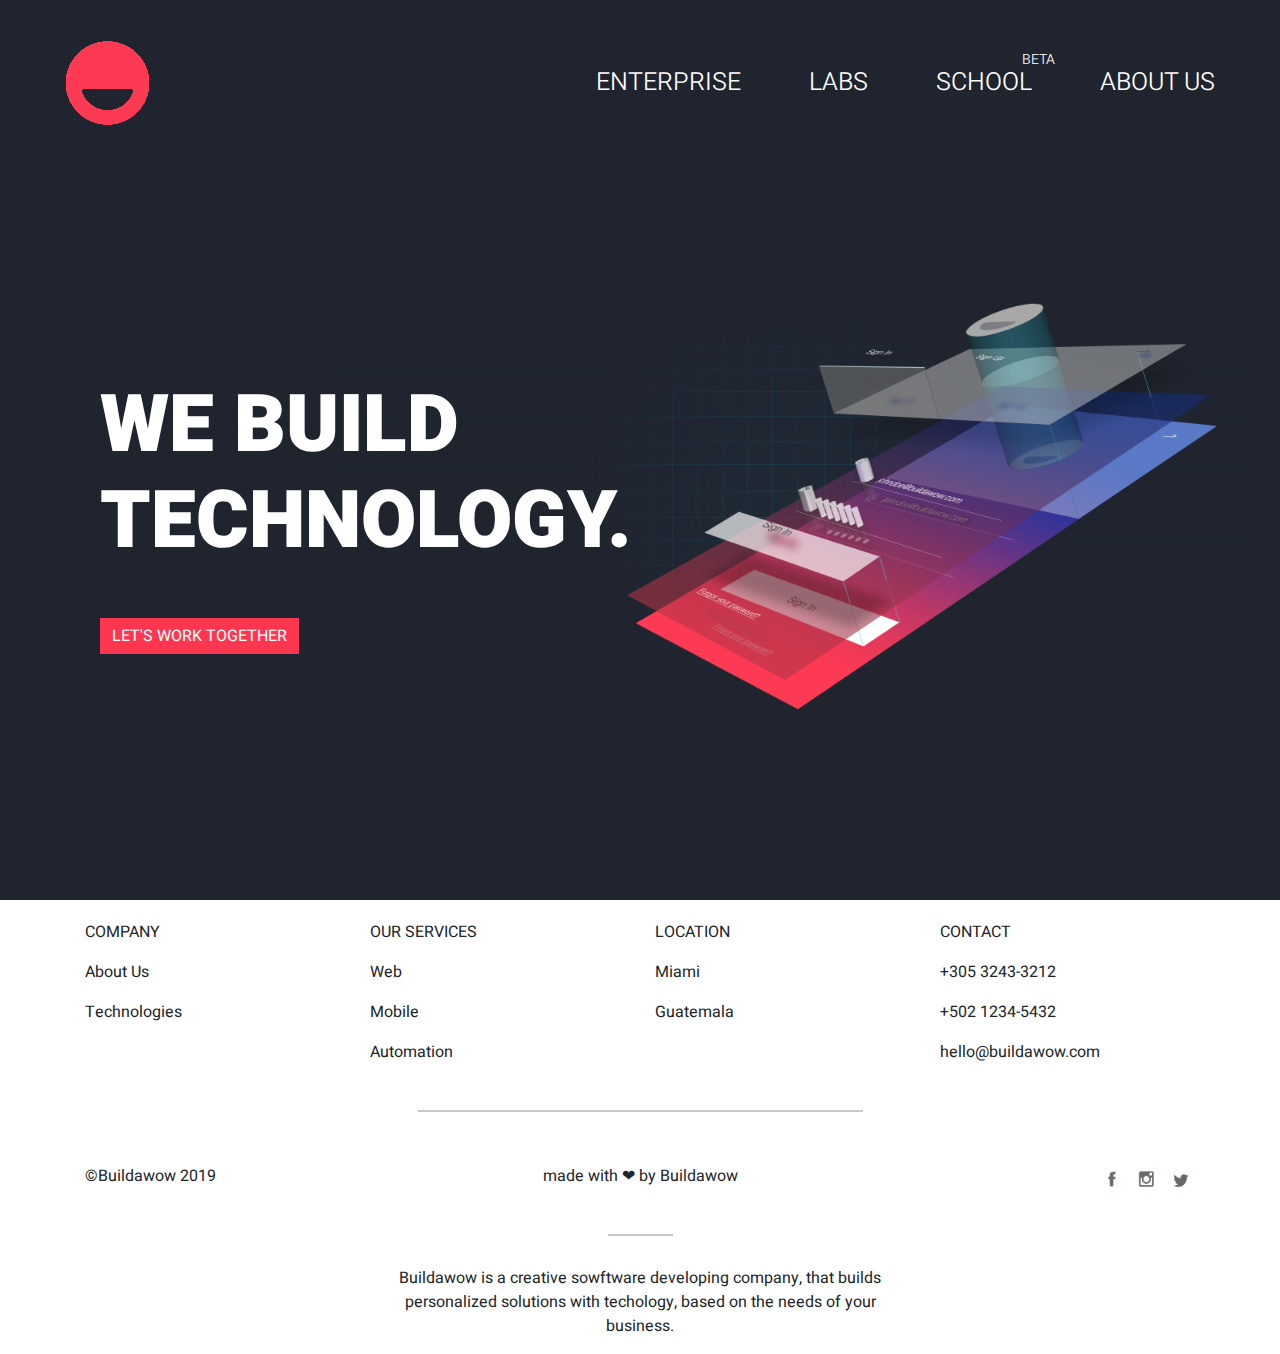
<file: index.html>
<!doctype html>
<html lang="en">
  <head>
    <meta charset="utf-8">
    <meta name="viewport" content="width=device-width, initial-scale=1, shrink-to-fit=no">

    <!-- Bootstrap CSS -->
    <link rel="stylesheet" href="https://stackpath.bootstrapcdn.com/bootstrap/4.3.1/css/bootstrap.min.css" integrity="sha384-ggOyR0iXCbMQv3Xipma34MD+dH/1fQ784/j6cY/iJTQUOhcWr7x9JvoRxT2MZw1T" crossorigin="anonymous">

    <!-- Quicksand font ------->
    <link href="https://fonts.googleapis.com/css?family=Heebo:300,700,900" rel="stylesheet">
    <!-- Styles----------->
    <link rel="stylesheet" href="css/styles.css" type="text/css" />
    <title>Buildawow</title>
    
    
  </head>
  <body>
        
        <div class="container-fluid main-container">
        
        <!-- NAVBAR
        ------------------------------------------------------------>
            
            <nav class="navbar">
      
                <a class="navbar-brand" href="#">
                    <img class="brand-logo" src="images/logo.png" >    
                </a>
                      
                <ul class="nav justify-content-end">
                    <li class="nav-item">
                      <a class="nav-link" href="enterprise/enterprise.html">ENTERPRISE</a>
                    </li>
                    <li class="nav-item">
                      <a class="nav-link" href="labs/labs.html">LABS</a>
                    </li>
                    <li class="nav-item">
                      <a class="nav-link" href="">SCHOOL<span class="beta-tag">BETA</span></a>
                    </li>
                    <li class="nav-item">
                      <a class="nav-link" href="aboutus/aboutus.html">ABOUT US</a>
                    </li>
                </ul>
                      
            </nav>
            
            <!--Main Content------------------------------->
        
            <div class="container container-content">    
            
                <!--Background image
                -------------------------------------------------->
                
                
                <div class="background-image-container">
                    <img class="background-image" src="images/home.png">
                </div>
                
                
                <!-- Main Text
                ------------------------------------------------>
                
                
                <div class="container">
                
                    <div class="row">
                        <div class="col-5 main-text">
                            <h1>WE BUILD TECHNOLOGY.</h1>
                        </div>
                    </div>
                
                    <div class="row">
                        <div class="col">
                             <button type="button" class="btn btn-worktogether">LET'S WORK TOGETHER</button>
                        </div>
                    </div>
                
                </div>
    
            </div>    
            
        </div>
        
        
    <!--Footer Buildawow.com (Bootstrap)
    -------------------------------------------->
    <div class="container-fluid footer-background">
        <div class="container footer-container">
          
          <div class="row justify-content-around">
            <div class="col-3">
              <p class="text-footer-top bold-text">COMPANY</p>
              <p>About Us</p>
              <p>Technologies</p>
            </div>
            <div class="col-3">
              <p class="text-footer-top bold-text">OUR SERVICES</p>
              <p>Web</p>
              <p>Mobile</p>
              <p>Automation</p>
            </div>
            <div class="col-3">
              <p class="text-footer-top bold-text">LOCATION</p>
              <p>Miami</p>
              <p>Guatemala</p>
            </div>
            <div class="col-3">
              <p class="text-footer-top bold-text">CONTACT</p>
              <p>+305 3243-3212</p>
              <p>+502 1234-5432</p>
              <a>hello@buildawow.com</a>
            </div>
          </div>
          
          <div class="row justify-content-center">
            <div class="col-5 underline-first-footer">
              <hr>
            </div>
          </div>
          
          <div class="row">
            <div class="col">
              <p>©Buildawow 2019</p>
            </div>
            <div class="col centered">
              <p>made with &#10084; by Buildawow</p>
            </div>
            <div class="col social-footer">
              <a href="">
                <img src="images/fb-icon.png" class="social-icon-footer">
              </a>
              <a href="">
                <img src="images/ig-icon.png" class="social-icon-footer">
              </a>
              <a href="">
                <img src="images/tw-icon.png" class="social-icon-footer">
              </a>
            </div>
          </div>
          
          <div class="row justify-content-center">
            <div class="col-1 underline-second-footer">
              <hr>
            </div>
          </div>
          
          
          <div class="row justify-content-center">
            <div class="col-6 text-footer">
              <p>Buildawow is a creative sowftware developing company, that builds
              personalized solutions with techology, based on the needs of your business.</p>
            </div>
          </div>
        </div>
    </div>    
    <!-- Optional JavaScript -->
    <!-- jQuery first, then Popper.js, then Bootstrap JS -->
    <script src="https://code.jquery.com/jquery-3.3.1.slim.min.js" integrity="sha384-q8i/X+965DzO0rT7abK41JStQIAqVgRVzpbzo5smXKp4YfRvH+8abtTE1Pi6jizo" crossorigin="anonymous"></script>
    <script src="https://cdnjs.cloudflare.com/ajax/libs/popper.js/1.14.7/umd/popper.min.js" integrity="sha384-UO2eT0CpHqdSJQ6hJty5KVphtPhzWj9WO1clHTMGa3JDZwrnQq4sF86dIHNDz0W1" crossorigin="anonymous"></script>
    <script src="https://stackpath.bootstrapcdn.com/bootstrap/4.3.1/js/bootstrap.min.js" integrity="sha384-JjSmVgyd0p3pXB1rRibZUAYoIIy6OrQ6VrjIEaFf/nJGzIxFDsf4x0xIM+B07jRM" crossorigin="anonymous"></script>
  </body>
</html>
</file>
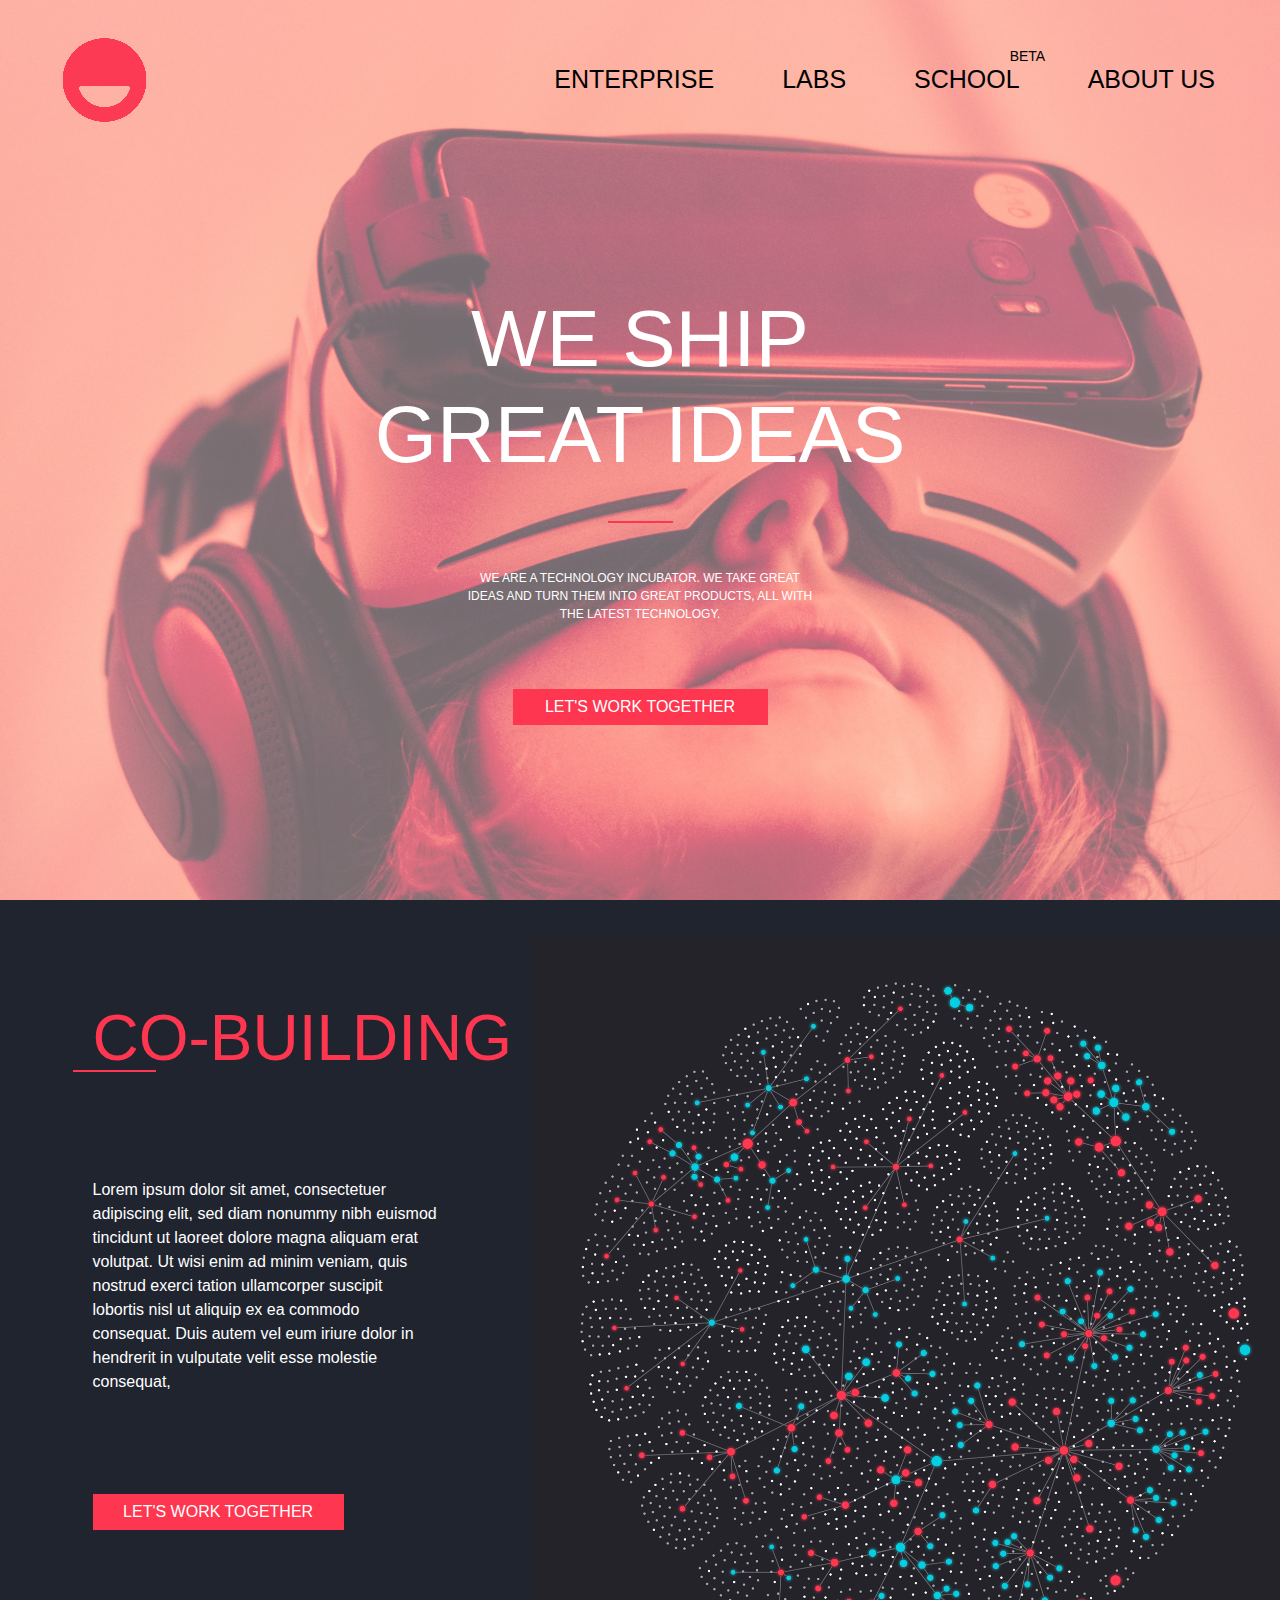
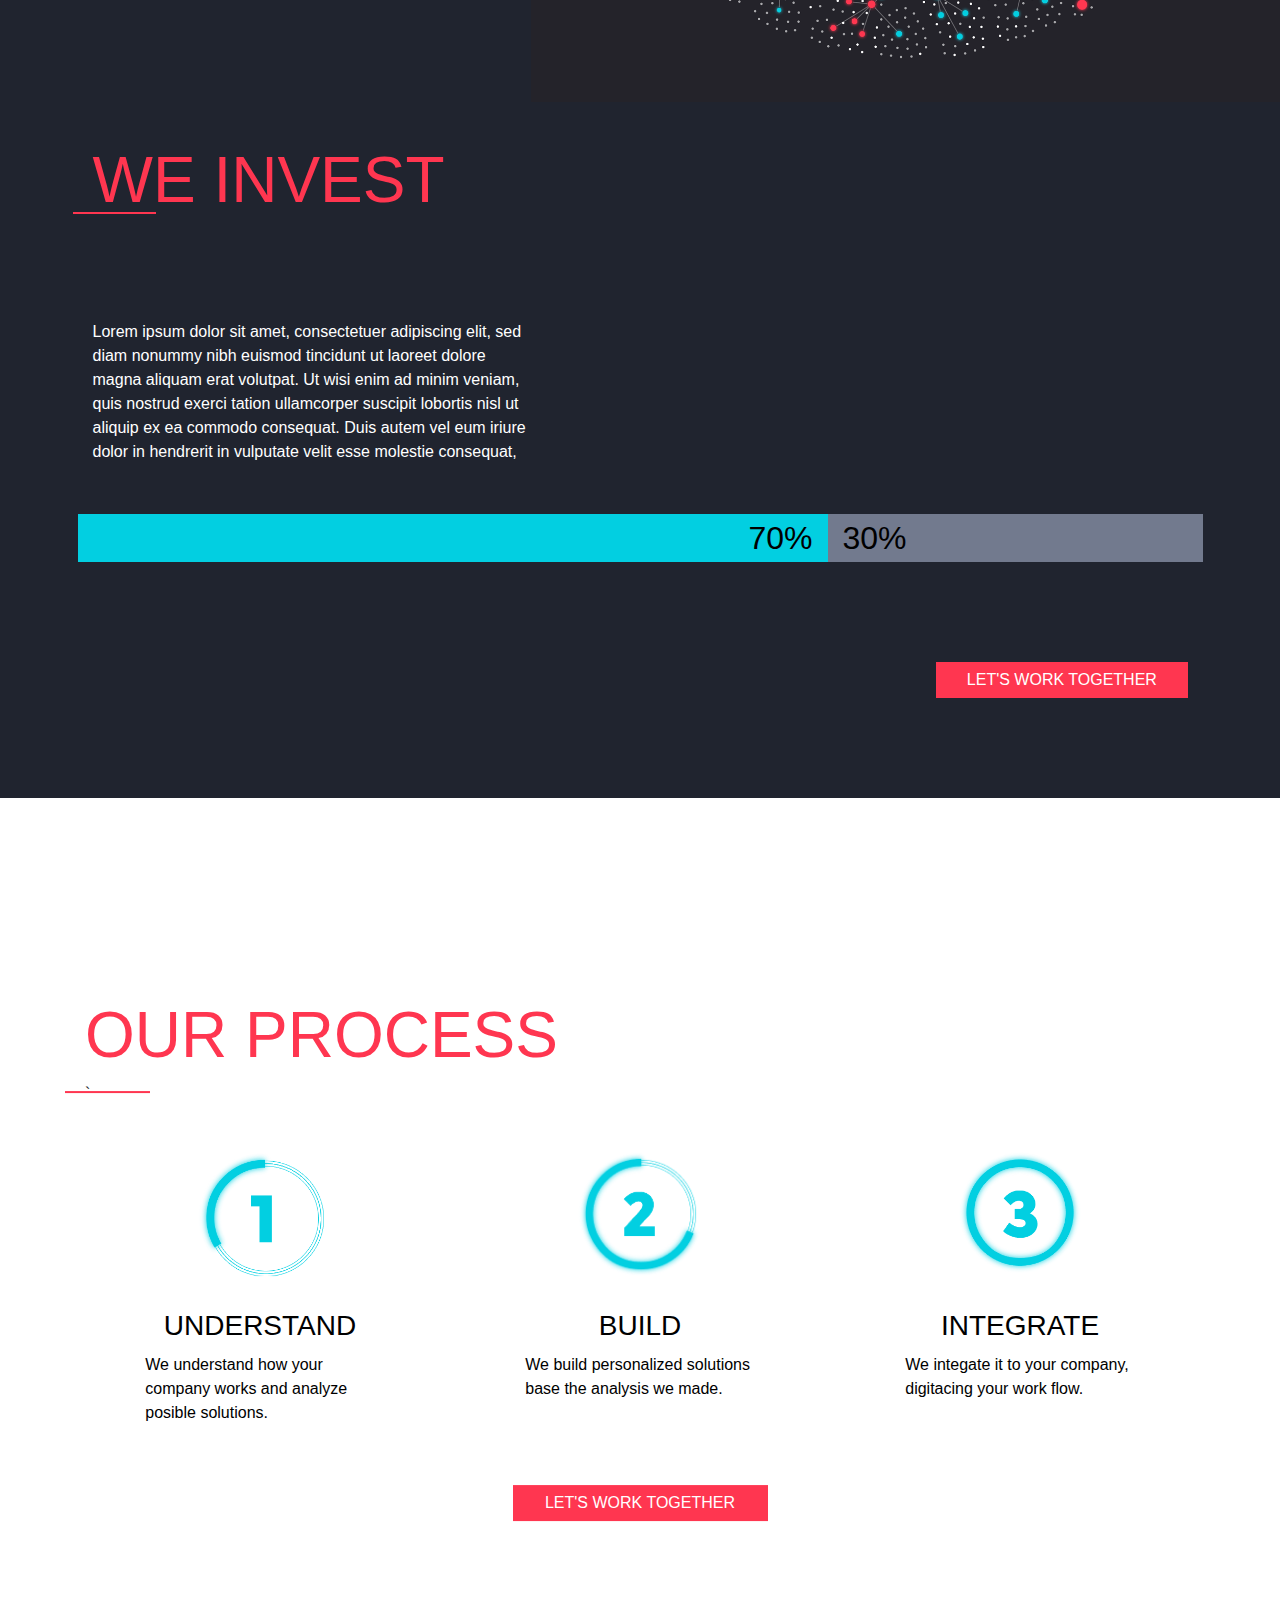
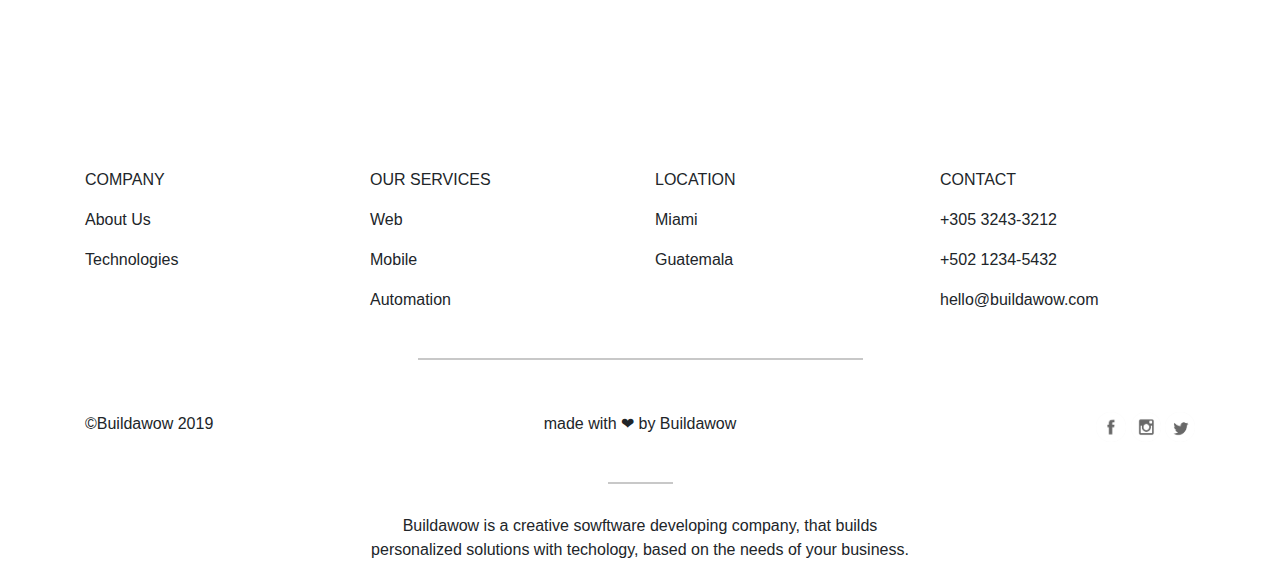
<file: labs/labs.html>
<!doctype html>
<html lang="en">
  <head>
    <meta charset="utf-8">
    <meta name="viewport" content="width=device-width, initial-scale=1, shrink-to-fit=no">

    <!-- Bootstrap CSS -->
    <link rel="stylesheet" href="https://stackpath.bootstrapcdn.com/bootstrap/4.3.1/css/bootstrap.min.css" integrity="sha384-ggOyR0iXCbMQv3Xipma34MD+dH/1fQ784/j6cY/iJTQUOhcWr7x9JvoRxT2MZw1T" crossorigin="anonymous">

    <!-- Quicksand font ------->
    <link href="https://fonts.googleapis.com/css?family=Heebo:300,700,900" rel="stylesheet">
    <!-- Styles----------->
    <link rel="stylesheet" href="css/styles.css" type="text/css" />
    <title>Buildawow - Labs</title>
    
  </head>
  
  <body>
      
    
    <!-- Landing Section
    ------------------------------------------------------->
      
    <div class="container-fluid main">  
    
      <div class="main-opacity"></div>
    
      
      <!-- NAVBAR
        ------------------------------------------------------------>
        
        <nav class="navbar navbar-fixed-top">
  
            <a class="navbar-brand" href="../index.html">
                <img class="brand-logo" src="images/logo.png" >    
            </a>
                  
            <ul class="nav justify-content-end">
                <li class="nav-item">
                  <a class="nav-link" href="../enterprise/enterprise.html">ENTERPRISE</a>
                </li>
                <li class="nav-item">
                  <a class="nav-link" href="#">LABS</a>
                </li>
                <li class="nav-item">
                  <a class="nav-link" href="">SCHOOL<span class="beta-tag">BETA</span></a>
                </li>
                <li class="nav-item">
                  <a class="nav-link" href="../aboutus/aboutus.html">ABOUT US</a>
                </li>
            </ul>
                  
        </nav>
        
        <!-- Landing Section Content
        ---------------------------------------------------->
        <div class="container container-first-section">
          <div class="row justify-content-center">
              <div class="col-6 main-text-first">
                  <h1>WE SHIP GREAT IDEAS</h1>
              </div>
          </div>
                  
          <div class="row justify-content-center">
              <div class="col-1 underline-top">
                  <hr>
              </div>
          </div>
          
          <div class="row justify-content-center">
              <div class="col-4 secondary-text-first">
                <p>WE ARE A TECHNOLOGY INCUBATOR. WE TAKE GREAT IDEAS AND TURN THEM INTO GREAT PRODUCTS, ALL WITH THE LATEST TECHNOLOGY.</p>
              </div>
          </div>
          
          <div class="row justify-content-center">
              <div class="col-3 button-first">
                  <button type="button" class="btn btn-block btn-worktogether">LET'S WORK TOGETHER</button>
              </div>
          </div>
        </div>
    </div>    
    
    <!--Co-building & We Invest Section
    ---------------------------------------------------->
    
    <div class="container-fluid cw-section">
      <div class="container container-cw">
      
        <div class="background-image-container-cw">
          <img class="background-image-cw" src="images/graph-labs.png">
        </div>
        
        <div class="row">
            <div class="col sub-title">
              <h1>CO-BUILDING</h1>
            </div>
        </div>
        <div class="row">
          <div class="col-1 sub-underline">
            <hr>
          </div>
        </div>
        
        <div class="row">
            <div class="col-4 content-cw">
              <p>Lorem ipsum dolor sit amet, consectetuer adipiscing elit,
              sed diam nonummy nibh euismod tincidunt ut laoreet dolore
              magna aliquam erat volutpat. Ut wisi enim ad minim veniam,
              quis nostrud exerci tation ullamcorper suscipit lobortis nisl
              ut aliquip ex ea commodo consequat. Duis autem vel eum iriure
              dolor in hendrerit in vulputate velit esse molestie consequat,
              </p>
            </div>
        </div>
        
        <div class="row">
            <div class="col-3 button-first">
                <button type="button" class="btn btn-block btn-worktogether">LET'S WORK TOGETHER</button>
            </div>
        </div>
        
        <div class="row">
            <div class="col sub-title">
              <h1>WE INVEST</h1>
            </div>
        </div><div class="row">
          <div class="col-1 sub-underline">
            <hr>
          </div>
        </div>
        
        
        <div class="row">
            <div class="col-5 content-cw">
              <p>Lorem ipsum dolor sit amet, consectetuer adipiscing elit,
              sed diam nonummy nibh euismod tincidunt ut laoreet dolore
              magna aliquam erat volutpat. Ut wisi enim ad minim veniam,
              quis nostrud exerci tation ullamcorper suscipit lobortis nisl
              ut aliquip ex ea commodo consequat. Duis autem vel eum iriure
              dolor in hendrerit in vulputate velit esse molestie consequat,
              </p>
            </div>
        </div>
        
        <div class="row invest-porcentage">
            <div class="col-8 first-porcentage">
              70%
            </div>
            <div class="col-4 second-porcentage">
              30%
            </div>
        </div>
        <div class="row justify-content-end">
          <div class="col-3 button-endsection">
              <button type="button" class="btn btn-block btn-worktogether btn-endsection">LET'S WORK TOGETHER</button>
          </div>
        </div>
        
      </div>
    </div>
    
    <!--Our Process & Current Progects Section 
    -------------------------------------------->
    
    
    <div class="container-fluid final-section">
      
      <!-- Our Process Section
      ---------------------------------------------------->
      <div class="container-fluid full-height-section">
        <div class="container container-section">  
          <div class="row">
            <div class="col sub-title">
              <h1>OUR PROCESS</h1>`
            </div>
          </div>
          <div class="row">
          <div class="col-1 sub-underline">
            <hr>
          </div>
        </div>
          
          <div class="row justify-content-around">
            <div class="col-3 image-container-op">
              <img class="image-op"  src="images/paso1.png">
            </div>
            <div class="col-3 image-container-op">
              <img  class="image-op" src="images/paso2.png">
            </div>
            <div class="col-3 image-container-op">
              <img class="image-op"  src="images/paso3.png">
            </div>
          </div>
          
          <div class="row justify-content-around">
            <div class="col-3 content-op">
              <h3>UNDERSTAND</h3>
              <p>We understand how your company works and analyze posible solutions.</p>
            </div>
            <div class="col-3 content-op">
              <h3>BUILD</h3>
              <p>We build personalized solutions base the analysis we made.</p>
            </div>
            <div class="col-3 content-op">
              <h3>INTEGRATE</h3>
              <p>We integate it to your company, digitacing your work flow.</p>
            </div>
            
          </div>
          
          <div class="row justify-content-around">
              <div class="col-3 button-first">
                  <button type="button" class="btn btn-block btn-worktogether button-op">LET'S WORK TOGETHER</button>
              </div>
          </div>
        </div>
      </div>  
        
        <!--Current Proyects Section
        ---------------------------------------------------->
    <!-- PENDING---------
    
    <div class="container-fluid full-height-section">    
      <div class="container container-section">
        <div class="row">
          <div class="col sub-title">
            <h1>CURRENT PROYECTS</h1>
          </div>
        </div>
        <div class="row">
          <div class="col-1 sub-underline">
            <hr>
          </div>
        </div>
        
        <div class="row justify-content-around content-cp">
          <div class="col-4">
            fgfdsf
          </div>
          <div class="col-4">
            <h2>Nombre de la empresa</h2>
            <p>Lorem ipsum dolor sit amet, consectetuer adipiscing elit,
            sed diam nonummy nationes
            demonstraverunt lectores legere me lius quod ii legunt saepius.
            Claritas est etiam processus dynamicus, qui sequitur mutationem
            consuetudium lectorum. Mirum est notare quam littera gothica,
            quam nunc putamus parum claram, anteposuerit litterarum formas
            humanitatis per seacula quarta decima et quinta decima. Eodem
            modo typi, qui nunc nobis videntur parum clari, fiant sollemnes
            in futurum.</p>
          </div>
        </div>
      </div>
    </div>
    
    -------------------------->
    
    
    
    
    <!--Footer Buildawow.com (Bootstrap)
    -------------------------------------------->
    
    <div class="container footer-container">
      
      <div class="row justify-content-around">
        <div class="col-3">
          <p class="text-footer-top bold-text">COMPANY</p>
          <p>About Us</p>
          <p>Technologies</p>
        </div>
        <div class="col-3">
          <p class="text-footer-top bold-text">OUR SERVICES</p>
          <p>Web</p>
          <p>Mobile</p>
          <p>Automation</p>
        </div>
        <div class="col-3">
          <p class="text-footer-top bold-text">LOCATION</p>
          <p>Miami</p>
          <p>Guatemala</p>
        </div>
        <div class="col-3">
          <p class="text-footer-top bold-text">CONTACT</p>
          <p>+305 3243-3212</p>
          <p>+502 1234-5432</p>
          <a>hello@buildawow.com</a>
        </div>
      </div>
      
      <div class="row justify-content-center">
        <div class="col-5 underline-first-footer">
          <hr>
        </div>
      </div>
      
      <div class="row">
        <div class="col">
          <p>©Buildawow 2019</p>
        </div>
        <div class="col centered">
          <p>made with &#10084; by Buildawow</p>
        </div>
        <div class="col social-footer">
          <a href="">
            <img src="images/fb-icon.png" class="social-icon-footer">
          </a>
          <a href="">
            <img src="images/ig-icon.png" class="social-icon-footer">
          </a>
          <a href="">
            <img src="images/tw-icon.png" class="social-icon-footer">
          </a>
        </div>
      </div>
      
      <div class="row justify-content-center">
        <div class="col-1 underline-second-footer">
          <hr>
        </div>
      </div>
      
      
      <div class="row justify-content-center">
        <div class="col-6 text-footer">
          <p>Buildawow is a creative sowftware developing company, that builds
          personalized solutions with techology, based on the needs of your business.</p>
        </div>
      </div>
    </div>
      
      
  </body>
</file>
<file: css/styles.css>
/* Color palette
–––––––––––––––––––––––––––––––––––––––––––––––––– */
:root {
    --buildawow-darkblue: #20242F;
    --buildawow-pink: #FF3650;
    
}

/* General Styles
-------------------------------------------------- */

* {
  box-sizing: border-box;
}

body{
    background-color: #20242F;
    
} 


h1,
h2,
h3,
p,
a,
.btn{
  font-family: 'Heebo', sans-serif;    
}


h1, a{
    color: #fff; 
}

.btn{
    color: #fff;
}


.btn:focus{
    outline: none;
    box-shadow: none;
}

.btn:hover{
    background-color: var(--buildawow-pink);
    color: #fff;
}

.centered{
    text-align: center;
}


/* --- Navbar ------------------------------ */

nav {
    position: fixed;
    padding: 3% 3%;
}

nav a{
    color: #fff;
    font-size: 25px; 
    font-weight: 300;
}

.brand-logo{
  margin: 2% 2%;        
  height: 134px;
  width: 147px;
}

.nav-item {
  padding: 0 18px;
}

.beta-tag{
    position: absolute;
    margin-top: -15px;
    margin-left: -10px;
    font-size: 14px;
}


/* Background and main text ------------------- */

.main-container{
    width: 100vw;
    height: 100vh;
}


.container-content{
    width: 100vw;
    position: relative;
    top: 35%;
    transform: perspective(1px) translateY(-50%);    
}

.background-image{
    width: 90%;
    margin-left: 15%;
    margin-top: -10%;
    display: inline;
    position: absolute;
    z-index: -1;
}

.main-text h1{
    margin-top: 70px;
    font-weight: 900;
    font-size: 80px;
}


.btn-worktogether {
    background-color: var(--buildawow-pink);
    border: none;
    border-radius: 0;
    margin-top: 40px;
}


/* Buildawow Footer --------------------- */
.footer-background{
    background-color: #fff;
    padding-top: 20px;
}


.underline-first-footer hr{
    margin-top: 30px;
    margin-bottom: 52px;
    border: 1.25px solid #C8C8C8;
}

.underline-second-footer hr{
    margin-top: 30px;
    margin-bottom: 30px;
    border: 1.25px solid #C8C8C8;    
}

.social-footer{
    text-align: right;
}

.social-icon-footer{
    width: 30px;
}

a social-icon-footer:hover{
    text-decoration: none;
}

.text-footer{
    text-align: center;
}
</file>
<file: labs/css/styles.css>
/* Color palette
–––––––––––––––––––––––––––––––––––––––––––––––––– */
:root {
    --buildawow-darkblue: #20242F;
    --buildawow-pink: #FF3650;
    
}

/* General Styles
–––––––––––––––––––––––––––––––––––––––––––––––––– */
* {
  box-sizing: border-box;
}
html {
  scroll-behavior: smooth;
}


h1,
h2,
h3,
p,
a,
.btn{
  font-family: 'Quicksand', sans-serif;    
}

.centered{
    text-align: center;
}

.sub-title h1{
    margin-top: 100px;
    color: var(--buildawow-pink);
    font-size: 4em;
    font-size: bold;
}

.sub-underline hr{
    border: 1.25px solid var(--buildawow-pink);
    margin-top: -15px;
    margin-left: -20px;
}  

.btn{
    color: #fff;
}


.btn:focus{
    outline: none;
    box-shadow: none;
}

.btn:hover{
    background-color: var(--buildawow-pink);
    color: #fff;
}

.btn-worktogether {
    background-color: var(--buildawow-pink);
    border-radius: 0;
    border: none;
}


/* --- Navbar ------------------------------ */

nav {
    position: fixed;
    padding: 3% 3%;
}

nav a{
    color: #000;
    font-size: 25px;   
}

.brand-logo{
  height: 134px;
  width: 147px;
}

.nav-item {
  padding: 0 18px;
}

.beta-tag{
    position: absolute;
    margin-top: -15px;
    margin-left: -10px;
    font-size: 14px;
}


/* Landing Section -------------------------*/

.main {
    background-image: url("../images/labs.jpg");
    width: 100vw;
    height: 100vh;
    object-fit: cover;
    background-position: center;
    background-size: cover;
    position: relative;
}

.main-opacity {
    top: 0;
    left: 0;
    background-color: #fff;
    content:"";
    position: absolute;
    width: 100vw;
    height: 100vh;
    opacity: 0.4;
    
}

.container-first-section{
    position: relative;
    top: 45%;
    transform: perspective(1px) translateY(-50%);
}

.main-text-first h1{
    color: #fff;
    font-size: 5em;
    text-align: center;
}

.underline-top hr{
    margin-top: 30px;
    border: 1.25px solid var(--buildawow-pink);
}

.secondary-text-first{
    color: #fff;
    margin-top: 30px;
    font-size: 0.75em;
    text-align: center;
}

.button-first{
    margin-top: 50px;
    margin: 50px 0px 10%;
}



/* Co Building and We invest section --------------*/

.cw-section{
    background-color: var(--buildawow-darkblue);
}

.container-cw{
    width: 90%;
    height: 100%;
}


.background-image-container-cw{
    position: relative;
    width:70%;
    top: 35px;
    left: 40%;
    
}

.background-image-cw{
    width: 100%;
    position: absolute;
}

.content-cw p{
    margin-top: 90px;
    margin-bottom: 50px;
    font-size: 1em;
    color: #fff;
}

.invest-porcentage{
    top: 50px;
    bottom: 100px;
}

.first-porcentage{
    background-color: #02CFE1;
    text-align: right;
    font-size: 2em;
    margin-bottom: 100px;
    color: #000;
}

.second-porcentage{
    background-color: #727A8E;
    font-size: 2em;
    margin-bottom: 100px;
    color: #000;
}

.button-endsection{
    margin-bottom: 100px;
}


/* Our Process Section--------------------- */

.final-section {
    width: 100vw;
}

.full-height-section{
    height: 100vh;
}

.container-section{
    width: 90vw;
    position: relative;
    top: 50%;
    transform: perspective(1px) translateY(-50%);

}


.image-op{
    margin-top: 40px;
    width: 50%;
    
}

.image-container-op {
    text-align: center;
}

.content-op{
    color: #000;
    margin-top: 30px;
}

.content-op h3{
    text-align: center;
}

.content-op p{
    margin: 10px 5%;
}

.button-op{
    margin-bottom: -50px;
}

/* Technologies ----------------------- */
.top-row-tech{
    margin-top: 40px;
}
.second-row-tech{
    margin-top: 20px;
}

.tech-logo{
    position: relative;
    width: 70%;
    margin: 25px;
}




/* Buildawow Footer --------------------- */
.footer-container{
    margin-top: 70px;
}

.underline-first-footer hr{
    margin-top: 30px;
    margin-bottom: 52px;
    border: 1.25px solid #C8C8C8;
}

.underline-second-footer hr{
    margin-top: 30px;
    margin-bottom: 30px;
    border: 1.25px solid #C8C8C8;    
}

.social-footer{
    text-align: right;
}

.social-icon-footer{
    width: 30px;
}

.text-footer{
    text-align: center;
}
</file>
